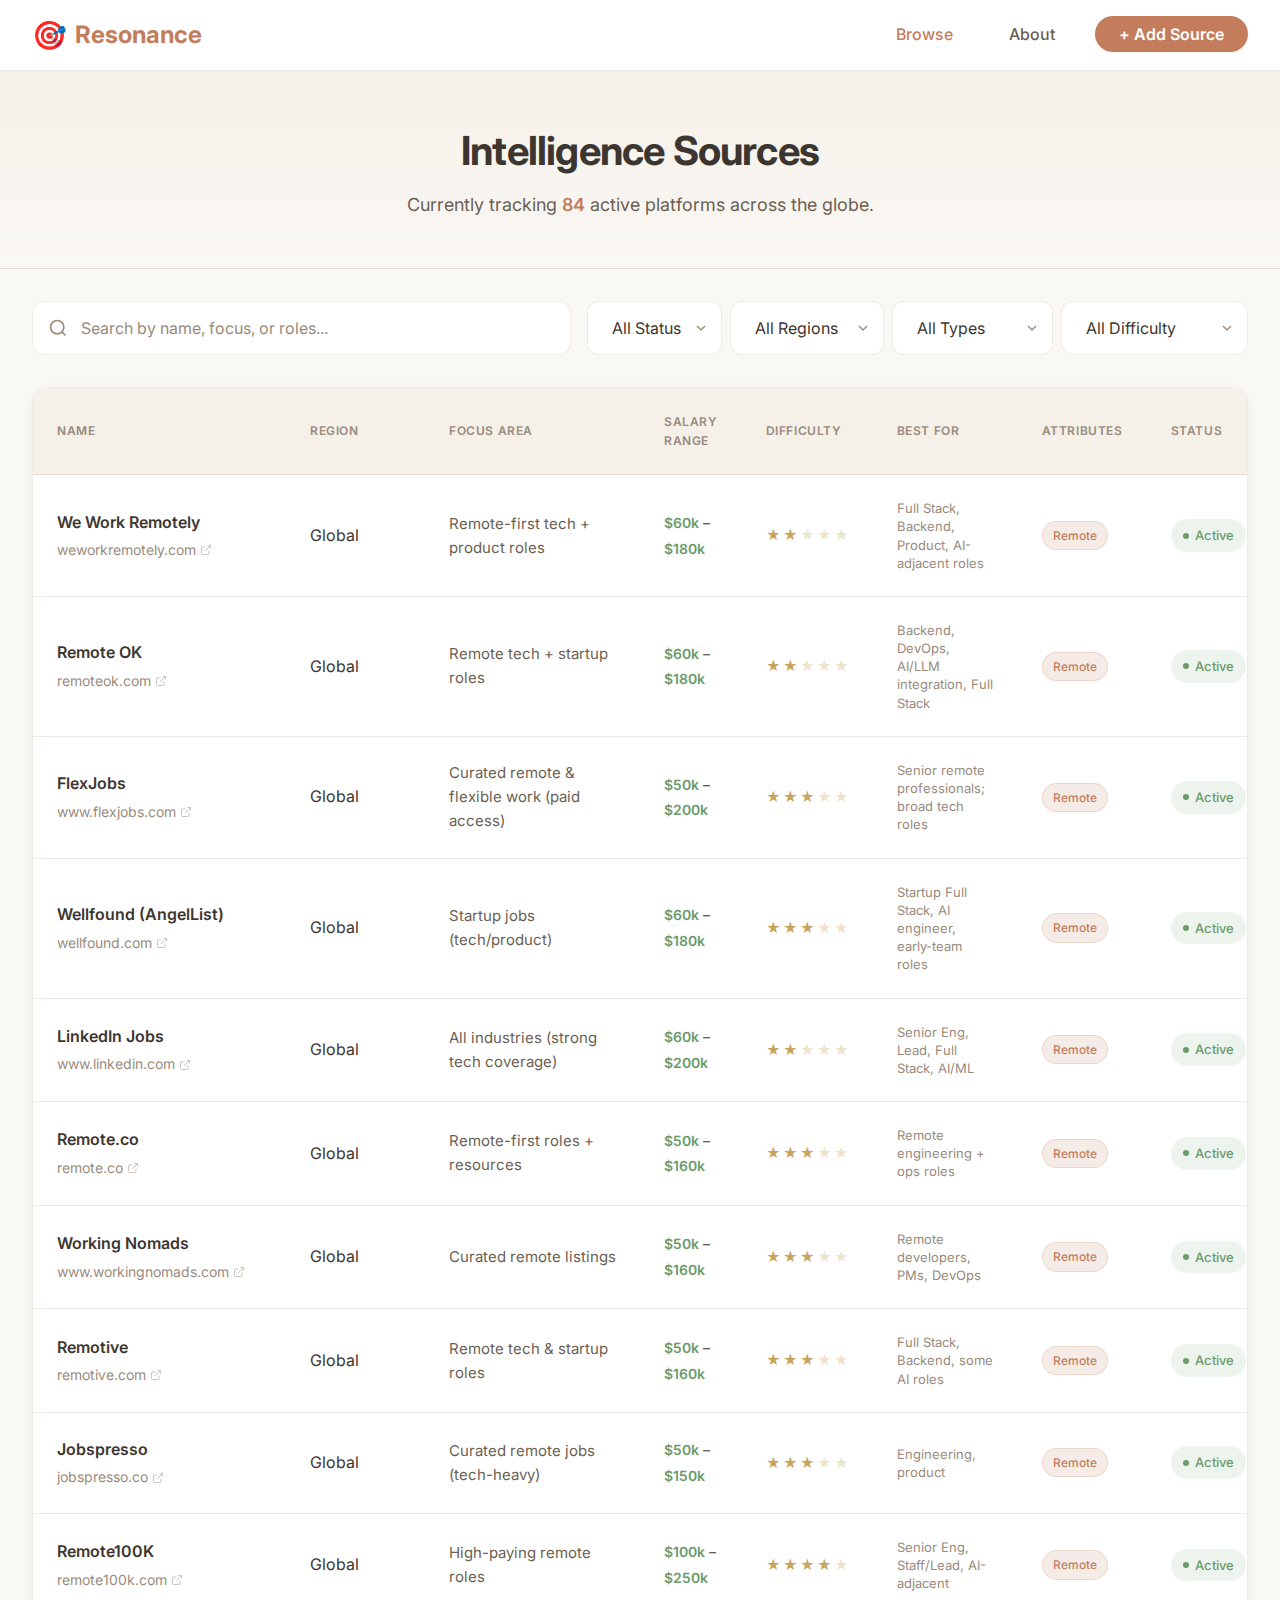
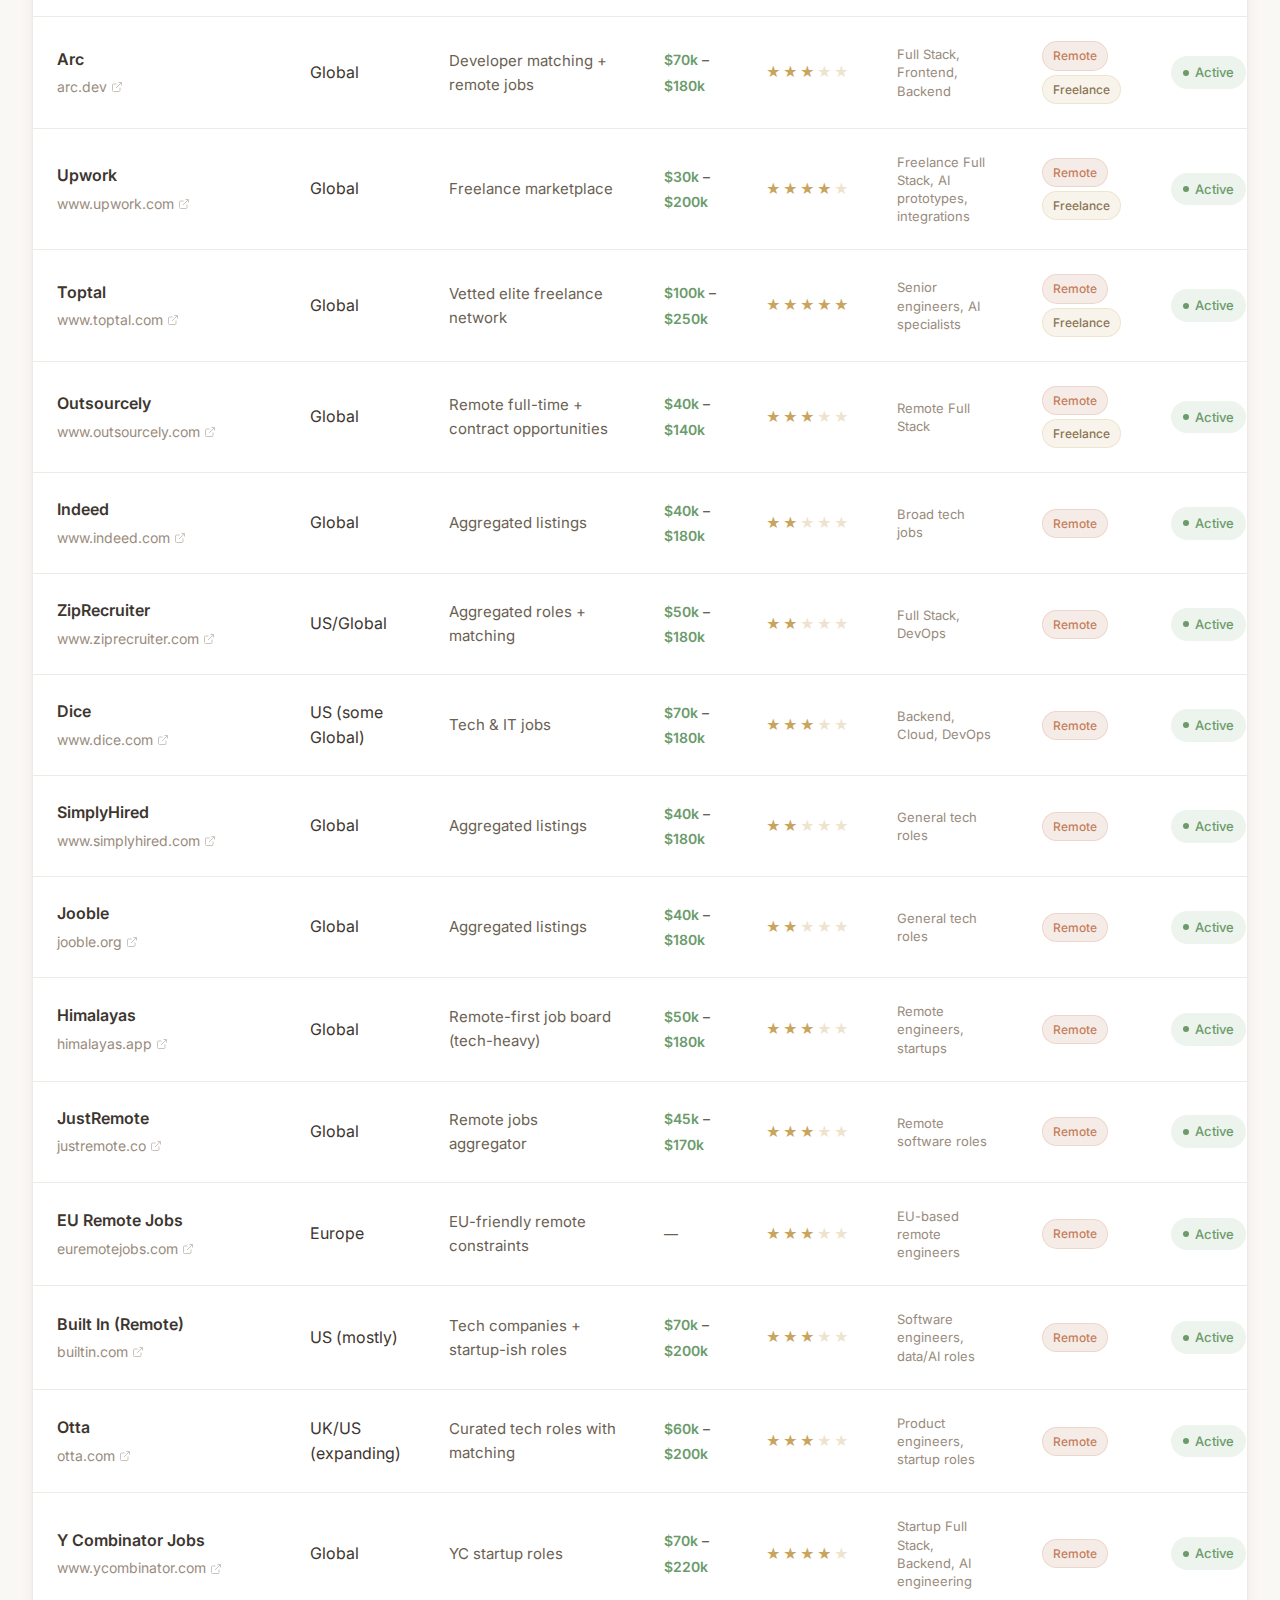
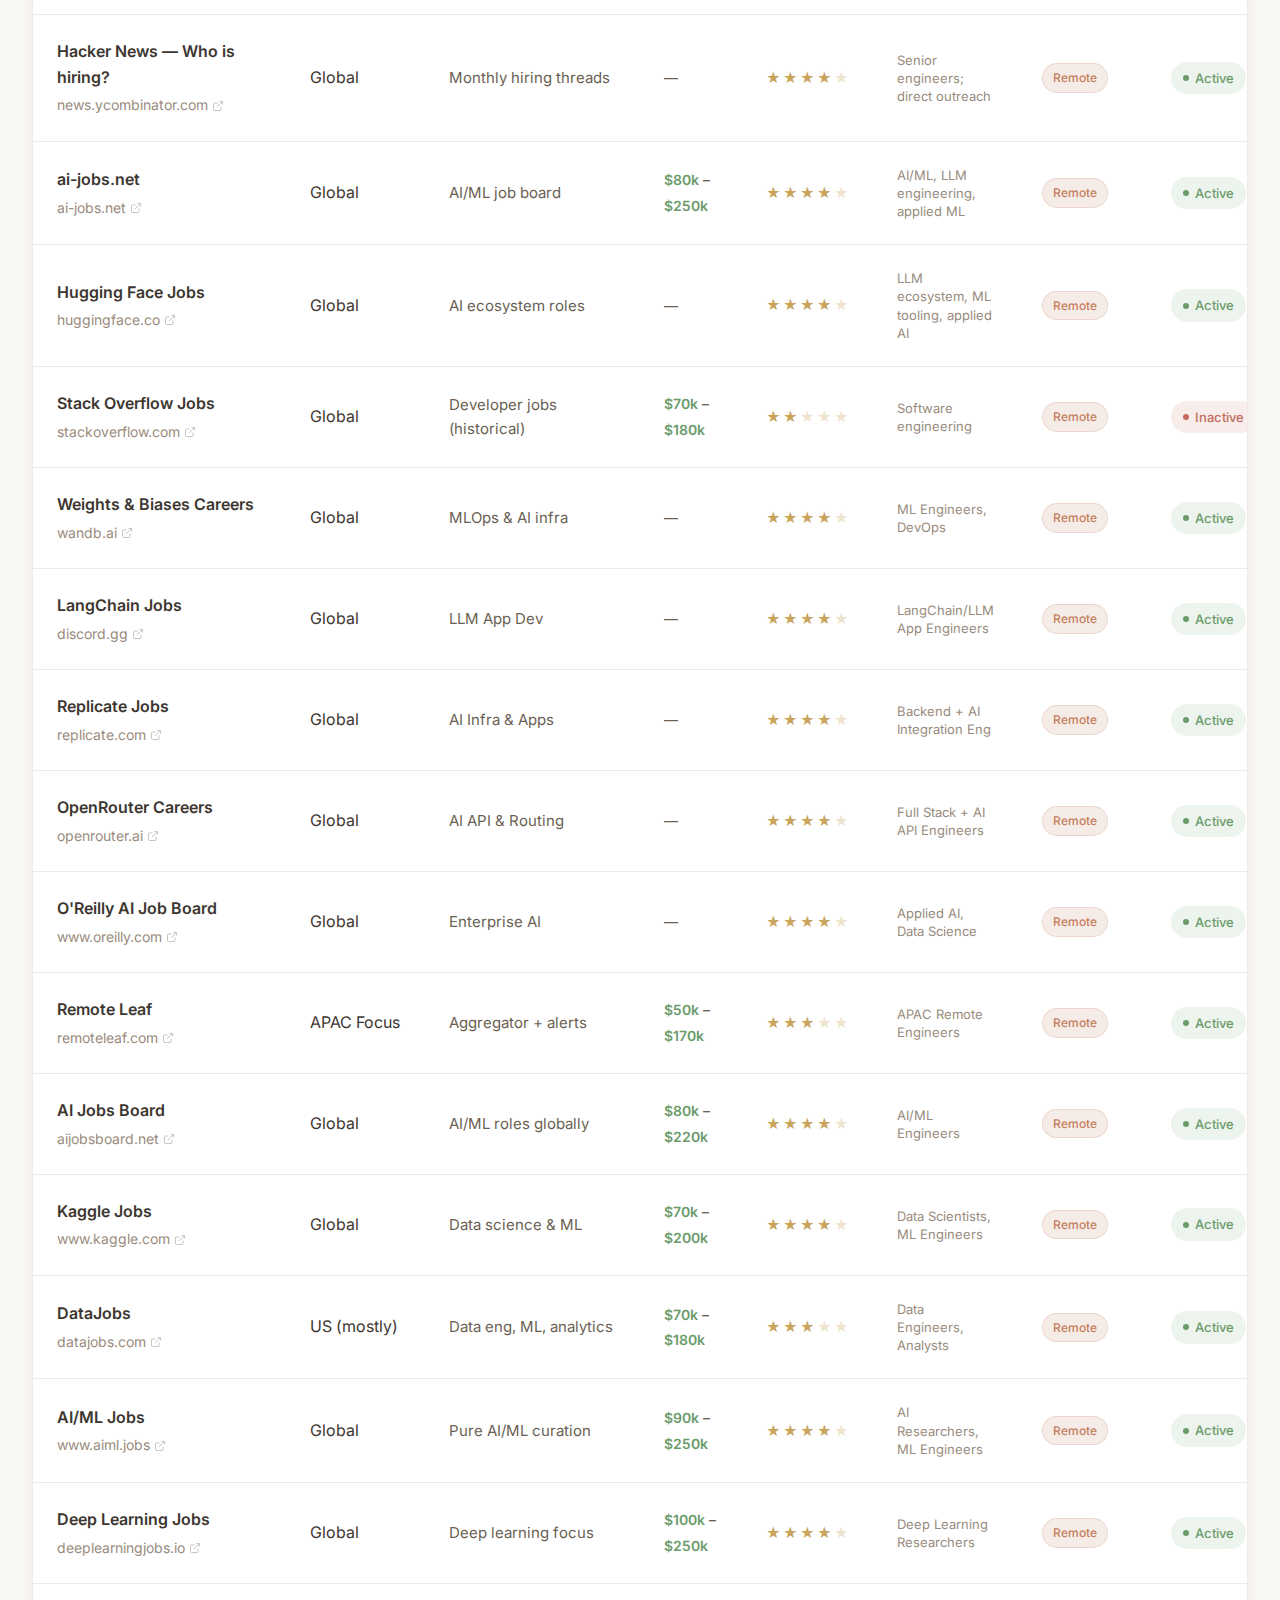
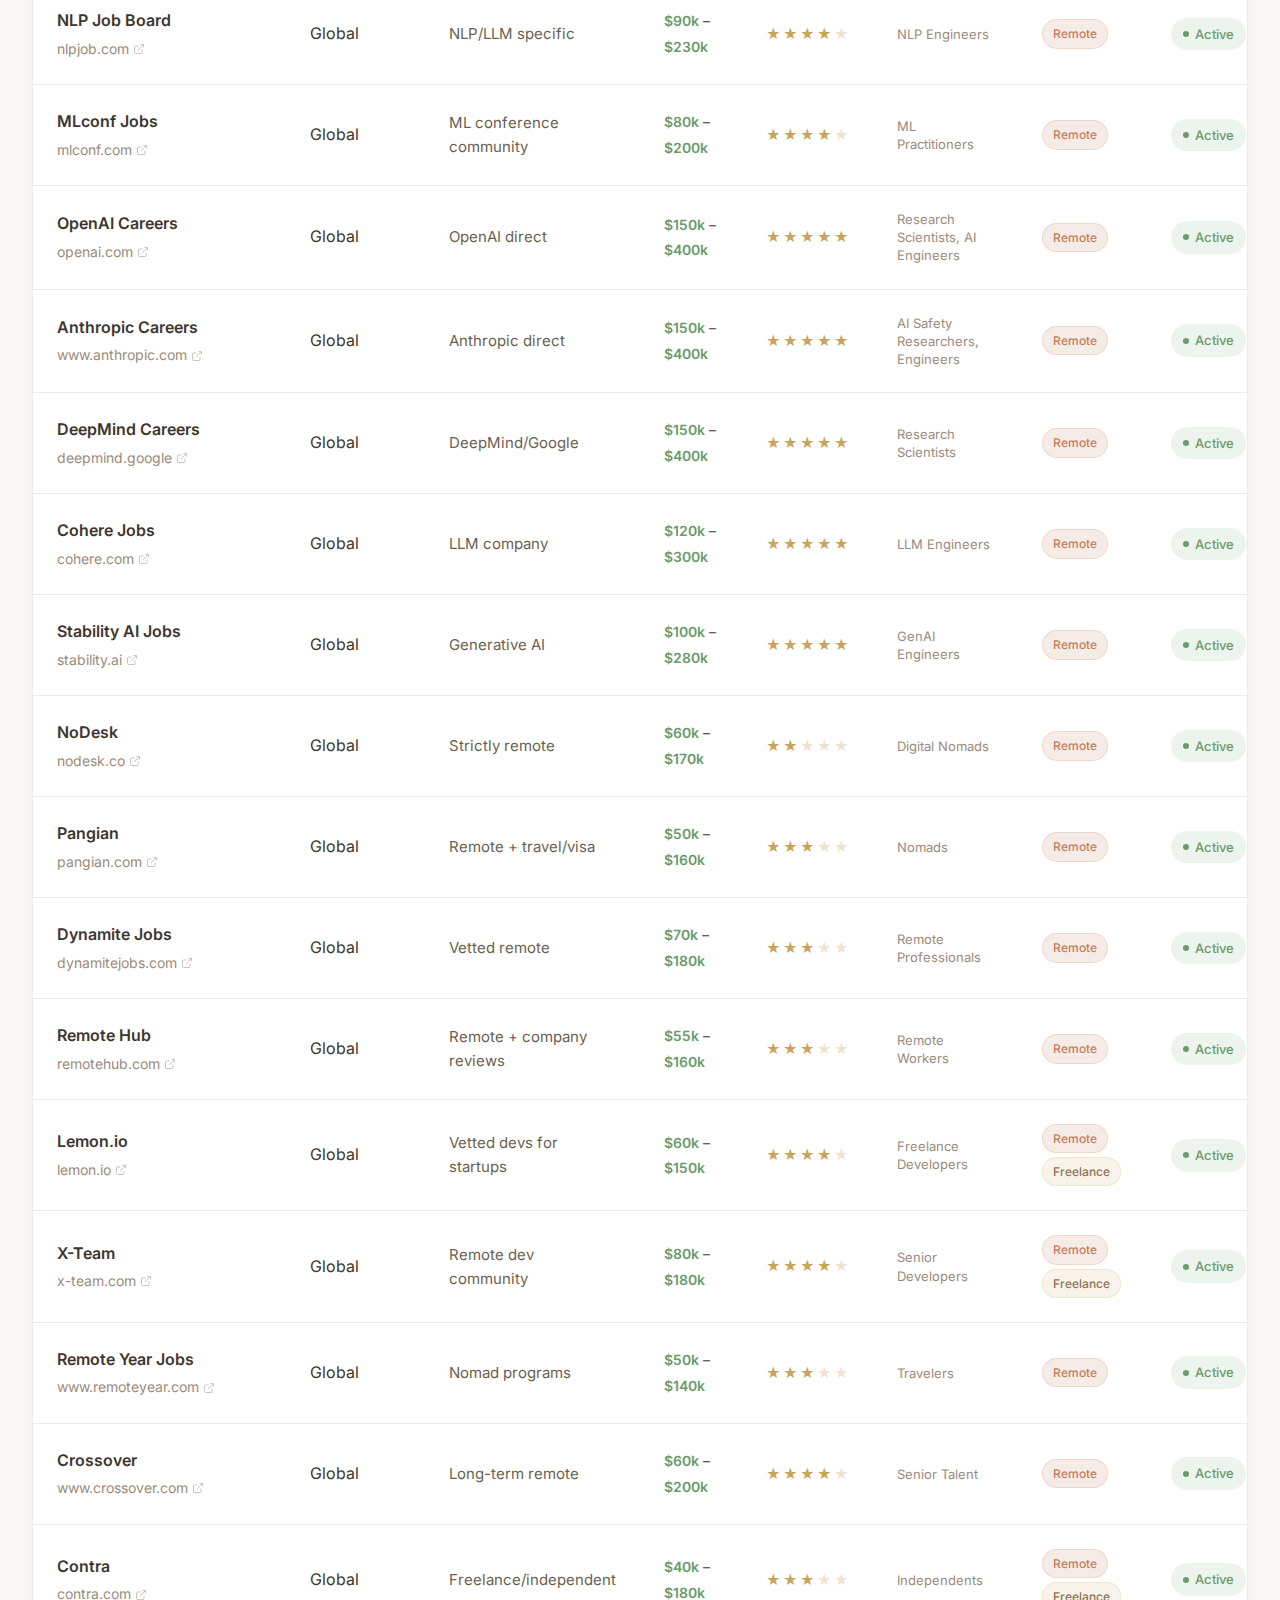
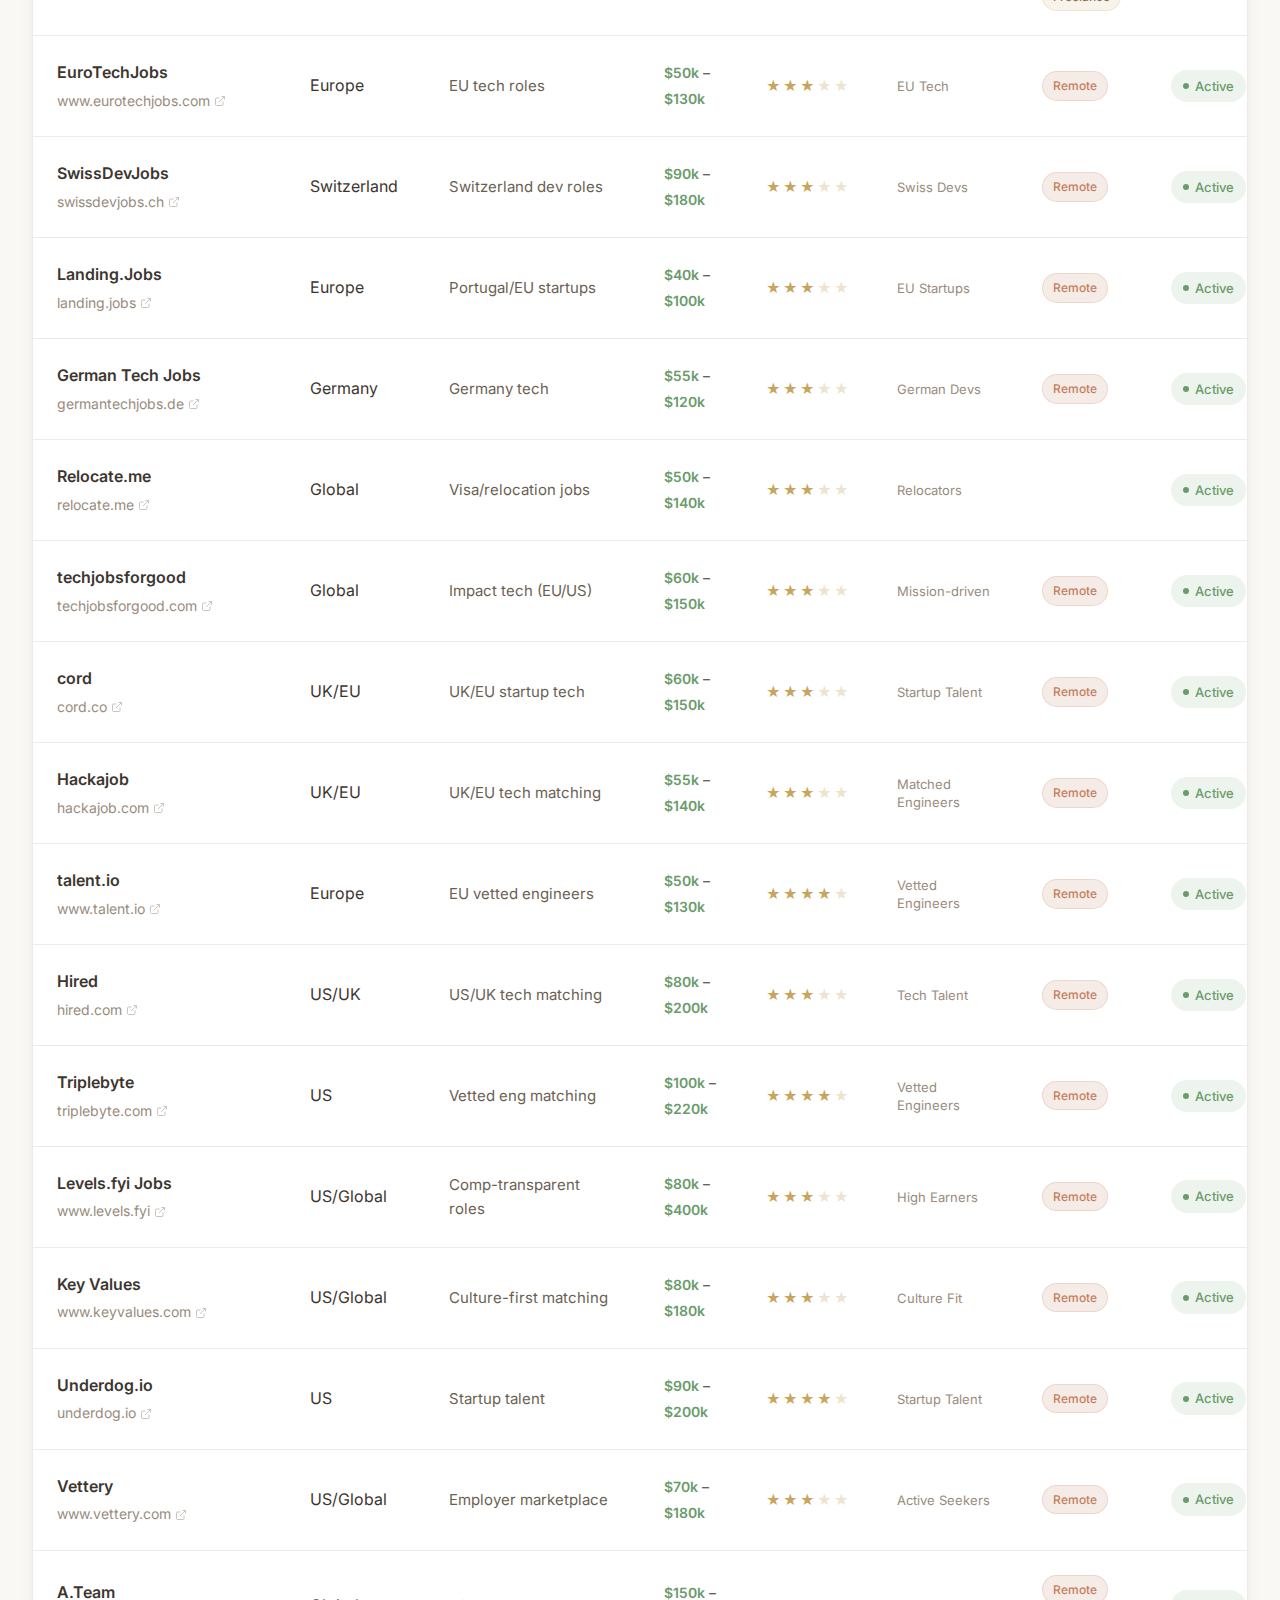
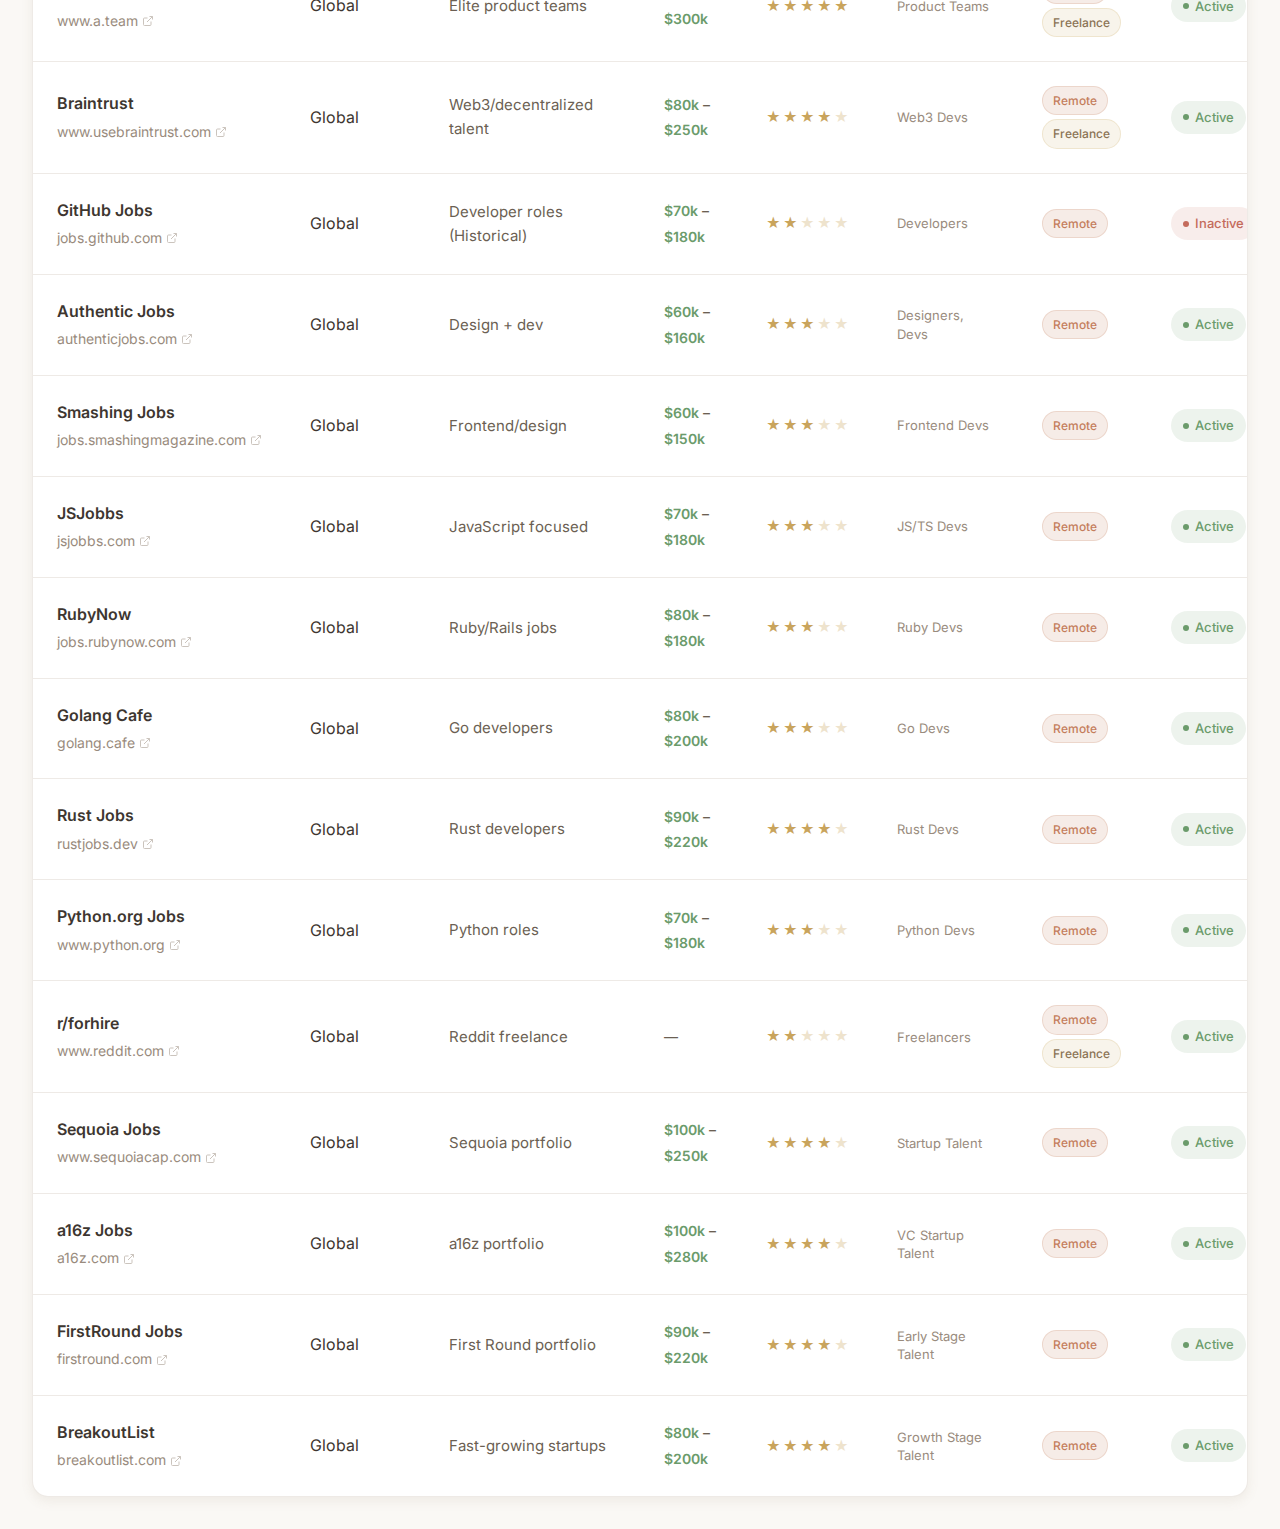
<file: jobfusion/index.html>
<!DOCTYPE html>
<html lang="en">

<head>
    <meta charset="UTF-8">
    <meta name="viewport" content="width=device-width, initial-scale=1.0">
    <title>Resonance — Intelligence Sources</title>
    <meta name="description"
        content="Where your skills and passions resonate. Track and analyze job intelligence sources across 80+ platforms worldwide.">
    <link rel="preconnect" href="https://fonts.googleapis.com">
    <link rel="preconnect" href="https://fonts.gstatic.com" crossorigin>
    <link href="https://fonts.googleapis.com/css2?family=Inter:wght@300;400;500;600;700&display=swap" rel="stylesheet">
    <link rel="stylesheet" href="styles.css">
</head>

<body>
    <!-- Navigation -->
    <nav class="navbar">
        <div class="nav-container">
            <a href="#" class="logo">
                <span class="logo-icon">🎯</span>
                <span class="logo-text">Resonance</span>
            </a>
            <ul class="nav-links">
                <li><a href="#" class="nav-link active">Browse</a></li>
                <li><a href="#about" class="nav-link">About</a></li>
                <li><a href="#" class="nav-link btn-add" id="addSourceBtn">+ Add Source</a></li>
            </ul>
        </div>
    </nav>

    <!-- Hero Section -->
    <header class="hero">
        <div class="hero-content">
            <h1>Intelligence Sources</h1>
            <p class="hero-subtitle">Currently tracking <span class="highlight" id="activeCount">86</span> active
                platforms across the globe.</p>
        </div>
    </header>

    <!-- Main Content -->
    <main class="main-container">
        <!-- Search & Filters -->
        <div class="controls">
            <div class="search-box">
                <svg class="search-icon" viewBox="0 0 24 24" fill="none" stroke="currentColor" stroke-width="2">
                    <circle cx="11" cy="11" r="8"></circle>
                    <path d="m21 21-4.35-4.35"></path>
                </svg>
                <input type="text" id="searchInput" placeholder="Search by name, focus, or roles..."
                    class="search-input">
            </div>
            <div class="filter-group">
                <select id="statusFilter" class="filter-select">
                    <option value="all">All Status</option>
                    <option value="active">Active</option>
                    <option value="inactive">Inactive</option>
                </select>
                <select id="regionFilter" class="filter-select">
                    <option value="all">All Regions</option>
                    <option value="Global">Global</option>
                    <option value="US">US</option>
                    <option value="Europe">Europe</option>
                    <option value="UK">UK</option>
                    <option value="Germany">Germany</option>
                    <option value="Switzerland">Switzerland</option>
                    <option value="APAC">APAC</option>
                </select>
                <select id="attributeFilter" class="filter-select">
                    <option value="all">All Types</option>
                    <option value="remote">Remote Only</option>
                    <option value="freelance">Freelance</option>
                </select>
                <select id="difficultyFilter" class="filter-select">
                    <option value="all">All Difficulty</option>
                    <option value="2">★★ Easy</option>
                    <option value="3">★★★ Medium</option>
                    <option value="4">★★★★ Hard</option>
                    <option value="5">★★★★★ Elite</option>
                </select>
            </div>
        </div>

        <!-- Data Table -->
        <div class="table-container">
            <table class="data-table">
                <thead>
                    <tr>
                        <th>Name</th>
                        <th>Region</th>
                        <th>Focus Area</th>
                        <th>Salary Range</th>
                        <th>Difficulty</th>
                        <th>Best For</th>
                        <th>Attributes</th>
                        <th>Status</th>
                        <th>Actions</th>
                    </tr>
                </thead>
                <tbody id="tableBody">
                    <!-- Data will be injected here -->
                </tbody>
            </table>
        </div>

        <!-- Empty State -->
        <div class="empty-state" id="emptyState" style="display: none;">
            <svg viewBox="0 0 24 24" fill="none" stroke="currentColor" stroke-width="1.5">
                <path d="M21 21l-6-6m2-5a7 7 0 11-14 0 7 7 0 0114 0z"></path>
            </svg>
            <h3>No sources found</h3>
            <p>Try adjusting your search or filter criteria.</p>
        </div>
    </main>

    <!-- Add/Edit Modal -->
    <div class="modal-overlay" id="modalOverlay">
        <div class="modal">
            <div class="modal-header">
                <h2 id="modalTitle">Add New Source</h2>
                <button class="modal-close" id="modalClose">&times;</button>
            </div>
            <form id="sourceForm" class="modal-form">
                <div class="form-group">
                    <label for="sourceName">Source Name</label>
                    <input type="text" id="sourceName" required placeholder="e.g., RemoteOK">
                </div>
                <div class="form-group">
                    <label for="sourceUrl">Website URL</label>
                    <input type="url" id="sourceUrl" required placeholder="https://example.com">
                </div>
                <div class="form-row">
                    <div class="form-group">
                        <label for="sourceRegion">Region</label>
                        <select id="sourceRegion" required>
                            <option value="Global">Global</option>
                            <option value="US">US</option>
                            <option value="US (mostly)">US (mostly)</option>
                            <option value="US/UK">US/UK</option>
                            <option value="US/Global">US/Global</option>
                            <option value="UK/US (expanding)">UK/US (expanding)</option>
                            <option value="UK/EU">UK/EU</option>
                            <option value="Europe">Europe</option>
                            <option value="Germany">Germany</option>
                            <option value="Switzerland">Switzerland</option>
                            <option value="APAC Focus">APAC Focus</option>
                        </select>
                    </div>
                    <div class="form-group">
                        <label for="sourceStatus">Status</label>
                        <select id="sourceStatus" required>
                            <option value="active">Active</option>
                            <option value="inactive">Inactive</option>
                        </select>
                    </div>
                </div>
                <div class="form-group">
                    <label for="sourceFocus">Focus Area</label>
                    <input type="text" id="sourceFocus" required placeholder="e.g., AI/ML roles globally">
                </div>
                <div class="form-group">
                    <label for="sourceBestFor">Best For Roles</label>
                    <input type="text" id="sourceBestFor" placeholder="e.g., Full Stack, Backend, AI Engineers">
                </div>
                <div class="form-row-3">
                    <div class="form-group">
                        <label for="sourceSalaryMin">Min Salary ($)</label>
                        <input type="number" id="sourceSalaryMin" placeholder="60000">
                    </div>
                    <div class="form-group">
                        <label for="sourceSalaryMax">Max Salary ($)</label>
                        <input type="number" id="sourceSalaryMax" placeholder="200000">
                    </div>
                    <div class="form-group">
                        <label for="sourceDifficulty">Difficulty</label>
                        <select id="sourceDifficulty">
                            <option value="2">★★ Easy</option>
                            <option value="3" selected>★★★ Medium</option>
                            <option value="4">★★★★ Hard</option>
                            <option value="5">★★★★★ Elite</option>
                        </select>
                    </div>
                </div>
                <div class="form-group">
                    <label>Attributes</label>
                    <div class="checkbox-group">
                        <label class="checkbox-label">
                            <input type="checkbox" id="attrRemote" checked>
                            <span>Remote</span>
                        </label>
                        <label class="checkbox-label">
                            <input type="checkbox" id="attrFreelance">
                            <span>Freelance</span>
                        </label>
                    </div>
                </div>
                <div class="form-group">
                    <label for="sourceNotes">Notes (Optional)</label>
                    <input type="text" id="sourceNotes" placeholder="Any special notes about this source...">
                </div>
                <div class="form-actions">
                    <button type="button" class="btn btn-secondary" id="cancelBtn">Cancel</button>
                    <button type="submit" class="btn btn-primary">Save Source</button>
                </div>
            </form>
        </div>
    </div>

    <!-- Delete Confirmation Modal -->
    <div class="modal-overlay" id="deleteModalOverlay">
        <div class="modal modal-small">
            <div class="modal-header">
                <h2>Delete Source</h2>
                <button class="modal-close" id="deleteModalClose">&times;</button>
            </div>
            <div class="modal-body">
                <p>Are you sure you want to delete <strong id="deleteSourceName"></strong>?</p>
                <p class="text-muted">This action cannot be undone.</p>
            </div>
            <div class="form-actions">
                <button type="button" class="btn btn-secondary" id="deleteCancelBtn">Cancel</button>
                <button type="button" class="btn btn-danger" id="deleteConfirmBtn">Delete</button>
            </div>
        </div>
    </div>

    <!-- Toast Notification -->
    <div class="toast" id="toast">
        <span class="toast-message" id="toastMessage"></span>
    </div>

    <script src="data.js"></script>
    <script src="app.js"></script>
</body>

</html>
</file>
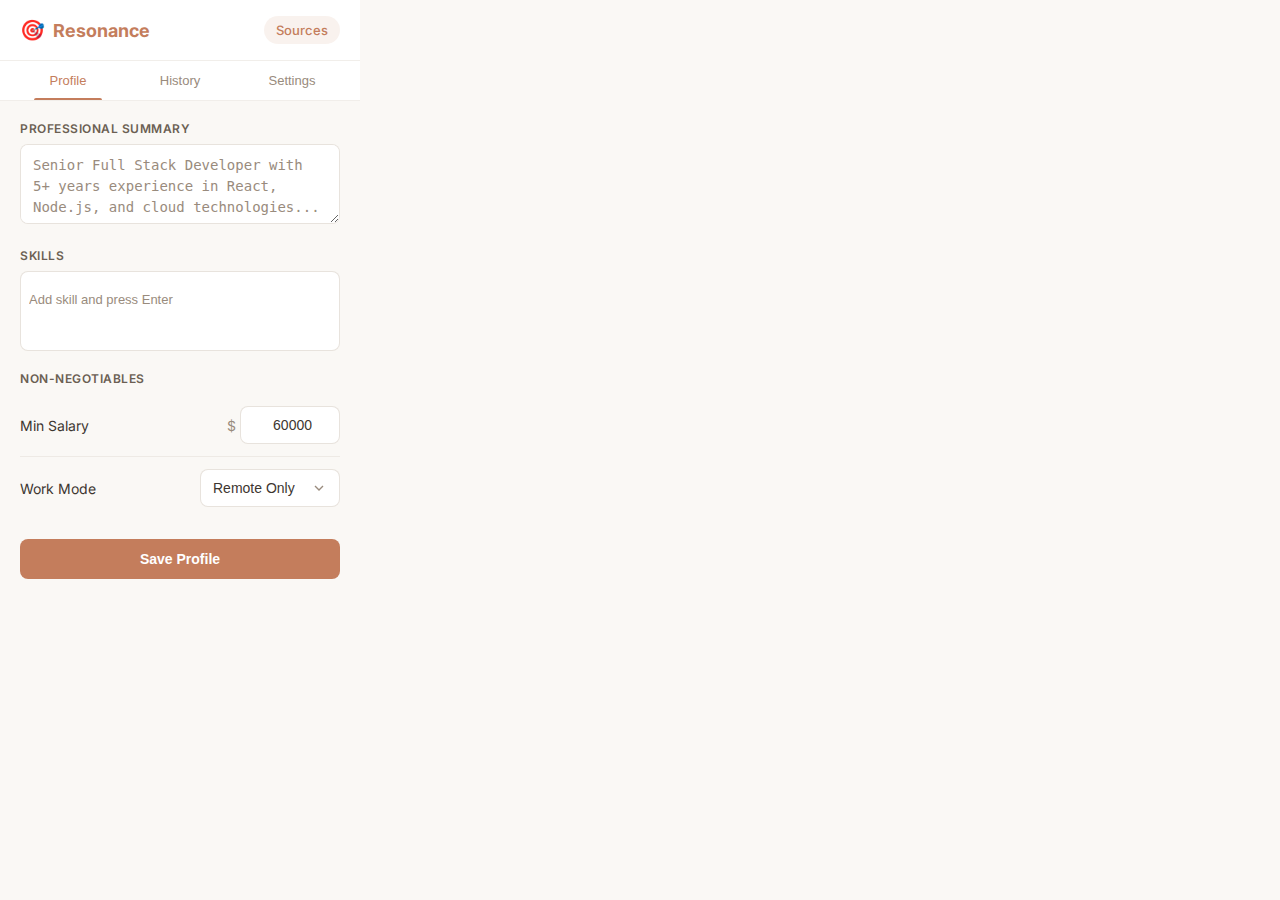
<file: jobfusion/popup.html>
<!DOCTYPE html>
<html lang="en">

<head>
    <meta charset="UTF-8">
    <meta name="viewport" content="width=device-width, initial-scale=1.0">
    <title>Resonance</title>
    <link rel="preconnect" href="https://fonts.googleapis.com">
    <link rel="preconnect" href="https://fonts.gstatic.com" crossorigin>
    <link href="https://fonts.googleapis.com/css2?family=Inter:wght@400;500;600;700&display=swap" rel="stylesheet">
    <link rel="stylesheet" href="popup.css">
</head>

<body>
    <div class="popup-container">
        <!-- Header -->
        <header class="popup-header">
            <div class="logo">
                <span class="logo-icon">🎯</span>
                <span class="logo-text">Resonance</span>
            </div>
            <a href="index.html" target="_blank" class="sources-link">Sources</a>
        </header>

        <!-- Tabs -->
        <nav class="tabs">
            <button class="tab active" data-tab="profile">Profile</button>
            <button class="tab" data-tab="history">History</button>
            <button class="tab" data-tab="settings">Settings</button>
        </nav>

        <!-- Profile Tab -->
        <div class="tab-content active" id="profile-tab">
            <div class="section">
                <label class="label">Professional Summary</label>
                <textarea id="profileSummary" class="input textarea"
                    placeholder="Senior Full Stack Developer with 5+ years experience in React, Node.js, and cloud technologies..."></textarea>
            </div>

            <div class="section">
                <label class="label">Skills</label>
                <div class="tag-input-container">
                    <div class="tags" id="skillsTags"></div>
                    <input type="text" id="skillsInput" class="input" placeholder="Add skill and press Enter">
                </div>
            </div>

            <div class="section">
                <label class="label">Non-Negotiables</label>
                <div class="preference-row">
                    <label class="pref-label">Min Salary</label>
                    <div class="salary-input">
                        <span class="currency">$</span>
                        <input type="number" id="minSalary" class="input" value="60000" step="5000">
                    </div>
                </div>
                <div class="preference-row">
                    <label class="pref-label">Work Mode</label>
                    <select id="workMode" class="input select">
                        <option value="remote">Remote Only</option>
                        <option value="hybrid">Hybrid OK</option>
                        <option value="any">Any</option>
                    </select>
                </div>
            </div>

            <button id="saveProfile" class="btn btn-primary">Save Profile</button>
        </div>

        <!-- History Tab -->
        <div class="tab-content" id="history-tab">
            <div class="history-list" id="historyList">
                <div class="empty-state">
                    <p>No jobs analyzed yet.</p>
                    <p class="small">Visit a job posting page to start!</p>
                </div>
            </div>
        </div>

        <!-- Settings Tab -->
        <div class="tab-content" id="settings-tab">
            <div class="section">
                <div class="setting-row">
                    <div>
                        <div class="setting-label">Auto-analyze</div>
                        <div class="setting-desc">Automatically analyze job pages</div>
                    </div>
                    <label class="toggle">
                        <input type="checkbox" id="autoAnalyze" checked>
                        <span class="slider"></span>
                    </label>
                </div>
            </div>

            <div class="section">
                <button id="clearHistory" class="btn btn-secondary">Clear History</button>
                <button id="clearData" class="btn btn-danger">Clear All Data</button>
            </div>

            <div class="version">
                Resonance v1.0.0
            </div>
        </div>
    </div>

    <script src="popup.js"></script>
</body>

</html>
</file>
<file: jobfusion/styles.css>
/* ============================================
   Resonance - Warm Beige/Cream Theme
   A Career Guardian Chrome Extension
   ============================================ */

:root {
    /* Warm Color Palette */
    --color-primary: #c47d5c;
    --color-primary-dark: #a66a4e;
    --color-primary-light: #d99a7d;
    --color-primary-glow: rgba(196, 125, 92, 0.15);

    --color-accent: #8b7355;
    --color-accent-light: #a68b6a;

    /* Status Colors */
    --color-success: #6b9b6b;
    --color-success-light: rgba(107, 155, 107, 0.12);
    --color-warning: #c9a45c;
    --color-warning-light: rgba(201, 164, 92, 0.12);
    --color-danger: #c46b5c;
    --color-danger-light: rgba(196, 107, 92, 0.12);

    /* Cream/Beige Background Palette */
    --color-bg: #faf8f5;
    --color-bg-warm: #f5f0e8;
    --color-bg-secondary: #efe9df;
    --color-surface: #ffffff;
    --color-surface-hover: #faf6f1;
    --color-border: rgba(139, 115, 85, 0.15);
    --color-border-strong: rgba(139, 115, 85, 0.25);

    /* Text Colors */
    --color-text-primary: #3d3630;
    --color-text-secondary: #6b5f53;
    --color-text-muted: #998b7d;

    /* Shadows */
    --shadow-sm: 0 1px 3px rgba(139, 115, 85, 0.08);
    --shadow-md: 0 4px 12px rgba(139, 115, 85, 0.1);
    --shadow-lg: 0 8px 24px rgba(139, 115, 85, 0.12);

    /* Typography */
    --font-family: 'Inter', -apple-system, BlinkMacSystemFont, 'Segoe UI', sans-serif;

    /* Spacing */
    --spacing-xs: 0.25rem;
    --spacing-sm: 0.5rem;
    --spacing-md: 1rem;
    --spacing-lg: 1.5rem;
    --spacing-xl: 2rem;
    --spacing-2xl: 3rem;

    /* Border Radius */
    --radius-sm: 0.375rem;
    --radius-md: 0.5rem;
    --radius-lg: 0.75rem;
    --radius-xl: 1rem;
    --radius-full: 9999px;

    /* Transitions */
    --transition-fast: 150ms ease;
    --transition-base: 200ms ease;
    --transition-slow: 300ms ease;
}

/* ============================================
   Reset & Base Styles
   ============================================ */

*,
*::before,
*::after {
    box-sizing: border-box;
    margin: 0;
    padding: 0;
}

html {
    font-size: 16px;
    scroll-behavior: smooth;
}

body {
    font-family: var(--font-family);
    background-color: var(--color-bg);
    color: var(--color-text-primary);
    line-height: 1.6;
    min-height: 100vh;
    -webkit-font-smoothing: antialiased;
    -moz-osx-font-smoothing: grayscale;
}

a {
    text-decoration: none;
    color: inherit;
}

button {
    font-family: inherit;
    cursor: pointer;
    border: none;
    background: none;
}

input,
select,
textarea {
    font-family: inherit;
    font-size: 1rem;
}

/* ============================================
   Navigation
   ============================================ */

.navbar {
    background: var(--color-surface);
    border-bottom: 1px solid var(--color-border);
    box-shadow: var(--shadow-sm);
}

.nav-container {
    max-width: 1400px;
    margin: 0 auto;
    padding: 0 var(--spacing-xl);
    height: 70px;
    display: flex;
    align-items: center;
    justify-content: space-between;
}

.logo {
    display: flex;
    align-items: center;
    gap: var(--spacing-sm);
    font-size: 1.5rem;
    font-weight: 700;
}

.logo-icon {
    font-size: 1.75rem;
}

.logo-text {
    color: var(--color-primary);
    font-weight: 700;
}

.nav-links {
    display: flex;
    align-items: center;
    gap: var(--spacing-lg);
    list-style: none;
}

.nav-link {
    font-weight: 500;
    color: var(--color-text-secondary);
    padding: var(--spacing-sm) var(--spacing-md);
    border-radius: var(--radius-md);
    transition: all var(--transition-fast);
}

.nav-link:hover {
    color: var(--color-text-primary);
    background: var(--color-bg-warm);
}

.nav-link.active {
    color: var(--color-primary);
}

.nav-link.btn-add {
    background: var(--color-primary);
    color: white;
    padding: var(--spacing-sm) var(--spacing-lg);
    border-radius: var(--radius-full);
    font-weight: 600;
    transition: all var(--transition-base);
    box-shadow: var(--shadow-sm);
}

.nav-link.btn-add:hover {
    background: var(--color-primary-dark);
    transform: translateY(-1px);
    box-shadow: var(--shadow-md);
}

/* ============================================
   Hero Section
   ============================================ */

.hero {
    background: linear-gradient(180deg, var(--color-bg-warm) 0%, var(--color-bg) 100%);
    padding: var(--spacing-2xl) 0;
    text-align: center;
    border-bottom: 1px solid var(--color-border);
}

.hero-content {
    max-width: 1400px;
    margin: 0 auto;
    padding: 0 var(--spacing-xl);
}

.hero h1 {
    font-size: 2.5rem;
    font-weight: 700;
    color: var(--color-text-primary);
    letter-spacing: -0.02em;
    margin-bottom: var(--spacing-sm);
}

.hero-subtitle {
    font-size: 1.125rem;
    color: var(--color-text-secondary);
}

.highlight {
    color: var(--color-primary);
    font-weight: 600;
}

/* ============================================
   Main Container
   ============================================ */

.main-container {
    max-width: 1400px;
    margin: 0 auto;
    padding: var(--spacing-xl);
}

/* ============================================
   Controls (Search & Filters)
   ============================================ */

.controls {
    display: flex;
    flex-wrap: wrap;
    gap: var(--spacing-md);
    margin-bottom: var(--spacing-xl);
    align-items: center;
}

.search-box {
    position: relative;
    flex: 1;
    min-width: 250px;
}

.search-icon {
    position: absolute;
    left: var(--spacing-md);
    top: 50%;
    transform: translateY(-50%);
    width: 20px;
    height: 20px;
    color: var(--color-text-muted);
    pointer-events: none;
}

.search-input {
    width: 100%;
    padding: var(--spacing-md) var(--spacing-md) var(--spacing-md) 48px;
    background: var(--color-surface);
    border: 1px solid var(--color-border);
    border-radius: var(--radius-lg);
    color: var(--color-text-primary);
    transition: all var(--transition-fast);
}

.search-input::placeholder {
    color: var(--color-text-muted);
}

.search-input:focus {
    outline: none;
    border-color: var(--color-primary);
    box-shadow: 0 0 0 3px var(--color-primary-glow);
}

.filter-group {
    display: flex;
    gap: var(--spacing-sm);
    flex-wrap: wrap;
}

.filter-select {
    padding: var(--spacing-md) var(--spacing-lg);
    padding-right: 2.5rem;
    background: var(--color-surface);
    border: 1px solid var(--color-border);
    border-radius: var(--radius-lg);
    color: var(--color-text-primary);
    cursor: pointer;
    appearance: none;
    background-image: url("data:image/svg+xml,%3Csvg xmlns='http://www.w3.org/2000/svg' width='16' height='16' viewBox='0 0 24 24' fill='none' stroke='%23998b7d' stroke-width='2'%3E%3Cpath d='m6 9 6 6 6-6'/%3E%3C/svg%3E");
    background-repeat: no-repeat;
    background-position: right 12px center;
    transition: all var(--transition-fast);
}

.filter-select:focus {
    outline: none;
    border-color: var(--color-primary);
    box-shadow: 0 0 0 3px var(--color-primary-glow);
}

.filter-select:hover {
    border-color: var(--color-border-strong);
}

/* ============================================
   Data Table
   ============================================ */

.table-container {
    background: var(--color-surface);
    border-radius: var(--radius-xl);
    border: 1px solid var(--color-border);
    overflow: hidden;
    box-shadow: var(--shadow-md);
}

.data-table {
    width: 100%;
    border-collapse: collapse;
}

.data-table th {
    text-align: left;
    padding: var(--spacing-lg);
    font-size: 0.75rem;
    font-weight: 600;
    text-transform: uppercase;
    letter-spacing: 0.05em;
    color: var(--color-text-muted);
    background: var(--color-bg-warm);
    border-bottom: 1px solid var(--color-border);
}

.data-table td {
    padding: var(--spacing-lg);
    vertical-align: middle;
    border-bottom: 1px solid var(--color-border);
}

.data-table tbody tr {
    transition: background var(--transition-fast);
}

.data-table tbody tr:hover {
    background: var(--color-surface-hover);
}

.data-table tbody tr:last-child td {
    border-bottom: none;
}

/* Source Name Cell */
.source-name {
    display: flex;
    flex-direction: column;
    gap: 4px;
}

.source-name strong {
    font-weight: 600;
    color: var(--color-text-primary);
}

.source-url {
    display: inline-flex;
    align-items: center;
    gap: 4px;
    font-size: 0.875rem;
    color: var(--color-text-muted);
    transition: color var(--transition-fast);
}

.source-url:hover {
    color: var(--color-primary);
}

.external-icon {
    width: 12px;
    height: 12px;
    opacity: 0.5;
}

/* Focus Area Cell */
.focus-area {
    color: var(--color-text-secondary);
    font-size: 0.9375rem;
}

/* Salary Range */
.salary-range {
    font-size: 0.875rem;
    color: var(--color-text-secondary);
    font-weight: 500;
}

.salary-range .amount {
    color: var(--color-success);
    font-weight: 600;
}

/* Difficulty Stars */
.difficulty {
    display: flex;
    gap: 2px;
}

.difficulty-star {
    color: var(--color-warning);
    font-size: 0.875rem;
}

.difficulty-star.empty {
    opacity: 0.3;
}

/* Attribute Tags */
.attributes {
    display: flex;
    gap: var(--spacing-xs);
    flex-wrap: wrap;
}

.tag {
    display: inline-flex;
    align-items: center;
    padding: 4px 10px;
    font-size: 0.75rem;
    font-weight: 500;
    border-radius: var(--radius-full);
    background: var(--color-primary-glow);
    color: var(--color-primary);
    border: 1px solid rgba(196, 125, 92, 0.2);
}

.tag.freelance {
    background: rgba(201, 164, 92, 0.12);
    color: var(--color-accent);
    border-color: rgba(201, 164, 92, 0.2);
}

/* Status Badge */
.status-badge {
    display: inline-flex;
    align-items: center;
    gap: 6px;
    padding: 6px 12px;
    font-size: 0.8125rem;
    font-weight: 500;
    border-radius: var(--radius-full);
    text-transform: capitalize;
}

.status-badge.active {
    background: var(--color-success-light);
    color: var(--color-success);
}

.status-badge.inactive {
    background: var(--color-danger-light);
    color: var(--color-danger);
}

.status-dot {
    width: 6px;
    height: 6px;
    border-radius: 50%;
    background: currentColor;
}

/* Action Buttons */
.actions {
    display: flex;
    gap: var(--spacing-sm);
}

.action-btn {
    padding: 8px 14px;
    font-size: 0.8125rem;
    font-weight: 500;
    border-radius: var(--radius-md);
    transition: all var(--transition-fast);
}

.action-btn.edit {
    color: var(--color-primary);
    background: var(--color-primary-glow);
}

.action-btn.edit:hover {
    background: rgba(196, 125, 92, 0.2);
}

.action-btn.delete {
    color: var(--color-danger);
    background: var(--color-danger-light);
}

.action-btn.delete:hover {
    background: rgba(196, 107, 92, 0.2);
}

/* ============================================
   Empty State
   ============================================ */

.empty-state {
    text-align: center;
    padding: var(--spacing-2xl);
    color: var(--color-text-muted);
}

.empty-state svg {
    width: 64px;
    height: 64px;
    margin-bottom: var(--spacing-lg);
    opacity: 0.3;
}

.empty-state h3 {
    font-size: 1.25rem;
    color: var(--color-text-secondary);
    margin-bottom: var(--spacing-sm);
}

/* ============================================
   Modal
   ============================================ */

.modal-overlay {
    position: fixed;
    inset: 0;
    background: rgba(61, 54, 48, 0.4);
    backdrop-filter: blur(4px);
    display: flex;
    align-items: center;
    justify-content: center;
    z-index: 1000;
    opacity: 0;
    visibility: hidden;
    transition: all var(--transition-base);
}

.modal-overlay.active {
    opacity: 1;
    visibility: visible;
}

.modal {
    background: var(--color-surface);
    border: 1px solid var(--color-border);
    border-radius: var(--radius-xl);
    width: 100%;
    max-width: 560px;
    max-height: 90vh;
    overflow-y: auto;
    box-shadow: var(--shadow-lg);
    transform: scale(0.95) translateY(20px);
    transition: transform var(--transition-base);
}

.modal-overlay.active .modal {
    transform: scale(1) translateY(0);
}

.modal.modal-small {
    max-width: 400px;
}

.modal-header {
    display: flex;
    align-items: center;
    justify-content: space-between;
    padding: var(--spacing-lg) var(--spacing-xl);
    border-bottom: 1px solid var(--color-border);
    background: var(--color-bg-warm);
}

.modal-header h2 {
    font-size: 1.25rem;
    font-weight: 600;
    color: var(--color-text-primary);
}

.modal-close {
    width: 36px;
    height: 36px;
    display: flex;
    align-items: center;
    justify-content: center;
    font-size: 1.5rem;
    color: var(--color-text-muted);
    border-radius: var(--radius-md);
    transition: all var(--transition-fast);
}

.modal-close:hover {
    background: rgba(139, 115, 85, 0.1);
    color: var(--color-text-primary);
}

.modal-body {
    padding: var(--spacing-xl);
}

.modal-body p {
    color: var(--color-text-secondary);
    margin-bottom: var(--spacing-sm);
}

.text-muted {
    color: var(--color-text-muted) !important;
    font-size: 0.875rem;
}

/* ============================================
   Form Styles
   ============================================ */

.modal-form {
    padding: var(--spacing-xl);
}

.form-group {
    margin-bottom: var(--spacing-lg);
}

.form-group label {
    display: block;
    font-size: 0.875rem;
    font-weight: 500;
    color: var(--color-text-secondary);
    margin-bottom: var(--spacing-sm);
}

.form-group input,
.form-group select {
    width: 100%;
    padding: var(--spacing-md);
    background: var(--color-surface);
    border: 1px solid var(--color-border);
    border-radius: var(--radius-md);
    color: var(--color-text-primary);
    transition: all var(--transition-fast);
}

.form-group input::placeholder {
    color: var(--color-text-muted);
}

.form-group input:focus,
.form-group select:focus {
    outline: none;
    border-color: var(--color-primary);
    box-shadow: 0 0 0 3px var(--color-primary-glow);
}

.form-row {
    display: grid;
    grid-template-columns: 1fr 1fr;
    gap: var(--spacing-md);
}

.form-row-3 {
    display: grid;
    grid-template-columns: 1fr 1fr 1fr;
    gap: var(--spacing-md);
}

.checkbox-group {
    display: flex;
    gap: var(--spacing-lg);
}

.checkbox-label {
    display: flex;
    align-items: center;
    gap: var(--spacing-sm);
    cursor: pointer;
    color: var(--color-text-secondary);
}

.checkbox-label input[type="checkbox"] {
    width: 18px;
    height: 18px;
    accent-color: var(--color-primary);
    cursor: pointer;
}

.form-actions {
    display: flex;
    justify-content: flex-end;
    gap: var(--spacing-md);
    padding: var(--spacing-lg) var(--spacing-xl);
    border-top: 1px solid var(--color-border);
    background: var(--color-bg-warm);
}

/* ============================================
   Buttons
   ============================================ */

.btn {
    padding: var(--spacing-md) var(--spacing-xl);
    font-size: 0.9375rem;
    font-weight: 500;
    border-radius: var(--radius-md);
    transition: all var(--transition-fast);
}

.btn-primary {
    background: var(--color-primary);
    color: white;
    box-shadow: var(--shadow-sm);
}

.btn-primary:hover {
    background: var(--color-primary-dark);
    transform: translateY(-1px);
    box-shadow: var(--shadow-md);
}

.btn-secondary {
    background: var(--color-bg-secondary);
    color: var(--color-text-secondary);
    border: 1px solid var(--color-border);
}

.btn-secondary:hover {
    background: var(--color-bg-warm);
    color: var(--color-text-primary);
}

.btn-danger {
    background: var(--color-danger);
    color: white;
}

.btn-danger:hover {
    background: #b35a4d;
}

/* ============================================
   Toast Notification
   ============================================ */

.toast {
    position: fixed;
    bottom: var(--spacing-xl);
    left: 50%;
    transform: translateX(-50%) translateY(100px);
    background: var(--color-surface);
    border: 1px solid var(--color-border);
    padding: var(--spacing-md) var(--spacing-xl);
    border-radius: var(--radius-lg);
    box-shadow: var(--shadow-lg);
    z-index: 2000;
    opacity: 0;
    transition: all var(--transition-slow);
}

.toast.show {
    opacity: 1;
    transform: translateX(-50%) translateY(0);
}

.toast-message {
    color: var(--color-text-primary);
    font-weight: 500;
}

/* ============================================
   Best For Roles
   ============================================ */

.best-for {
    font-size: 0.8125rem;
    color: var(--color-text-muted);
    line-height: 1.4;
}

/* ============================================
   Responsive Design
   ============================================ */

@media (max-width: 1200px) {

    .data-table th:nth-child(4),
    .data-table td:nth-child(4) {
        display: none;
    }
}

@media (max-width: 1024px) {
    .nav-container {
        padding: 0 var(--spacing-md);
    }

    .main-container {
        padding: var(--spacing-md);
    }

    .data-table th:nth-child(5),
    .data-table td:nth-child(5) {
        display: none;
    }
}

@media (max-width: 768px) {
    .nav-links {
        gap: var(--spacing-sm);
    }

    .nav-link:not(.btn-add) {
        display: none;
    }

    .hero h1 {
        font-size: 1.75rem;
    }

    .controls {
        flex-direction: column;
        align-items: stretch;
    }

    .search-box {
        width: 100%;
    }

    .filter-group {
        justify-content: space-between;
    }

    .filter-select {
        flex: 1;
        min-width: 0;
    }

    .data-table th:nth-child(3),
    .data-table td:nth-child(3),
    .data-table th:nth-child(6),
    .data-table td:nth-child(6) {
        display: none;
    }

    .form-row,
    .form-row-3 {
        grid-template-columns: 1fr;
    }

    .modal {
        margin: var(--spacing-md);
        max-height: calc(100vh - 2rem);
    }
}

@media (max-width: 480px) {
    .logo-text {
        display: none;
    }

    .actions {
        flex-direction: column;
        gap: 4px;
    }

    .action-btn {
        padding: 6px 10px;
        font-size: 0.75rem;
    }
}

/* ============================================
   Animations
   ============================================ */

@keyframes fadeIn {
    from {
        opacity: 0;
        transform: translateY(10px);
    }

    to {
        opacity: 1;
        transform: translateY(0);
    }
}

.data-table tbody tr {
    animation: fadeIn var(--transition-slow) ease-out;
    animation-fill-mode: both;
}

.data-table tbody tr:nth-child(1) {
    animation-delay: 0.03s;
}

.data-table tbody tr:nth-child(2) {
    animation-delay: 0.06s;
}

.data-table tbody tr:nth-child(3) {
    animation-delay: 0.09s;
}

.data-table tbody tr:nth-child(4) {
    animation-delay: 0.12s;
}

.data-table tbody tr:nth-child(5) {
    animation-delay: 0.15s;
}

.data-table tbody tr:nth-child(n+6) {
    animation-delay: 0.18s;
}
</file>
<file: jobfusion/popup.css>
/* Resonance - Popup Styles
   Warm beige/cream theme */

* {
    box-sizing: border-box;
    margin: 0;
    padding: 0;
}

body {
    font-family: 'Inter', -apple-system, BlinkMacSystemFont, sans-serif;
    background: #faf8f5;
    color: #3d3630;
    width: 360px;
    min-height: 480px;
    -webkit-font-smoothing: antialiased;
}

.popup-container {
    display: flex;
    flex-direction: column;
    min-height: 100%;
}

/* Header */
.popup-header {
    display: flex;
    align-items: center;
    justify-content: space-between;
    padding: 16px 20px;
    background: #fff;
    border-bottom: 1px solid rgba(139, 115, 85, 0.12);
}

.logo {
    display: flex;
    align-items: center;
    gap: 8px;
}

.logo-icon {
    font-size: 20px;
}

.logo-text {
    font-size: 18px;
    font-weight: 700;
    color: #c47d5c;
}

.sources-link {
    font-size: 13px;
    font-weight: 500;
    color: #c47d5c;
    text-decoration: none;
    padding: 6px 12px;
    border-radius: 20px;
    background: rgba(196, 125, 92, 0.1);
    transition: all 0.15s ease;
}

.sources-link:hover {
    background: rgba(196, 125, 92, 0.2);
}

/* Tabs */
.tabs {
    display: flex;
    background: #fff;
    border-bottom: 1px solid rgba(139, 115, 85, 0.12);
    padding: 0 12px;
}

.tab {
    flex: 1;
    padding: 12px 0;
    font-size: 13px;
    font-weight: 500;
    color: #998b7d;
    background: none;
    border: none;
    cursor: pointer;
    position: relative;
    transition: all 0.15s ease;
}

.tab:hover {
    color: #6b5f53;
}

.tab.active {
    color: #c47d5c;
}

.tab.active::after {
    content: '';
    position: absolute;
    bottom: 0;
    left: 20%;
    right: 20%;
    height: 2px;
    background: #c47d5c;
    border-radius: 2px 2px 0 0;
}

/* Tab Content */
.tab-content {
    display: none;
    padding: 20px;
    flex: 1;
    overflow-y: auto;
}

.tab-content.active {
    display: block;
}

/* Section */
.section {
    margin-bottom: 20px;
}

/* Label */
.label {
    display: block;
    font-size: 12px;
    font-weight: 600;
    color: #6b5f53;
    margin-bottom: 8px;
    text-transform: uppercase;
    letter-spacing: 0.5px;
}

/* Inputs */
.input {
    width: 100%;
    padding: 10px 12px;
    font-size: 14px;
    color: #3d3630;
    background: #fff;
    border: 1px solid rgba(139, 115, 85, 0.2);
    border-radius: 8px;
    transition: all 0.15s ease;
}

.input:focus {
    outline: none;
    border-color: #c47d5c;
    box-shadow: 0 0 0 3px rgba(196, 125, 92, 0.1);
}

.input::placeholder {
    color: #998b7d;
}

.textarea {
    min-height: 80px;
    resize: vertical;
    line-height: 1.5;
}

.select {
    appearance: none;
    background-image: url("data:image/svg+xml,%3Csvg xmlns='http://www.w3.org/2000/svg' width='16' height='16' viewBox='0 0 24 24' fill='none' stroke='%23998b7d' stroke-width='2'%3E%3Cpath d='m6 9 6 6 6-6'/%3E%3C/svg%3E");
    background-repeat: no-repeat;
    background-position: right 12px center;
    padding-right: 36px;
    cursor: pointer;
}

/* Tag Input */
.tag-input-container {
    background: #fff;
    border: 1px solid rgba(139, 115, 85, 0.2);
    border-radius: 8px;
    padding: 8px;
    min-height: 80px;
}

.tags {
    display: flex;
    flex-wrap: wrap;
    gap: 6px;
    margin-bottom: 8px;
}

.skill-tag {
    display: inline-flex;
    align-items: center;
    gap: 4px;
    padding: 4px 10px;
    font-size: 12px;
    font-weight: 500;
    color: #c47d5c;
    background: rgba(196, 125, 92, 0.1);
    border-radius: 20px;
}

.skill-tag button {
    display: flex;
    align-items: center;
    justify-content: center;
    width: 14px;
    height: 14px;
    border: none;
    background: none;
    color: #c47d5c;
    cursor: pointer;
    font-size: 12px;
    opacity: 0.7;
    transition: opacity 0.15s;
}

.skill-tag button:hover {
    opacity: 1;
}

.tag-input-container .input {
    border: none;
    padding: 4px 0;
    font-size: 13px;
}

.tag-input-container .input:focus {
    box-shadow: none;
}

/* Preference Row */
.preference-row {
    display: flex;
    align-items: center;
    justify-content: space-between;
    padding: 12px 0;
    border-bottom: 1px solid rgba(139, 115, 85, 0.1);
}

.preference-row:last-child {
    border-bottom: none;
}

.pref-label {
    font-size: 14px;
    color: #3d3630;
}

.salary-input {
    display: flex;
    align-items: center;
    gap: 4px;
}

.salary-input .currency {
    font-size: 14px;
    color: #998b7d;
}

.salary-input .input {
    width: 100px;
    text-align: right;
}

.preference-row .select {
    width: 140px;
}

/* Buttons */
.btn {
    display: block;
    width: 100%;
    padding: 12px 16px;
    font-size: 14px;
    font-weight: 600;
    border: none;
    border-radius: 8px;
    cursor: pointer;
    transition: all 0.15s ease;
}

.btn-primary {
    background: #c47d5c;
    color: #fff;
}

.btn-primary:hover {
    background: #a66a4e;
}

.btn-secondary {
    background: #efe9df;
    color: #6b5f53;
    margin-bottom: 10px;
}

.btn-secondary:hover {
    background: #e5ddd1;
}

.btn-danger {
    background: rgba(196, 107, 92, 0.1);
    color: #c46b5c;
}

.btn-danger:hover {
    background: rgba(196, 107, 92, 0.2);
}

/* History List */
.history-list {
    display: flex;
    flex-direction: column;
    gap: 10px;
}

.history-item {
    padding: 12px;
    background: #fff;
    border: 1px solid rgba(139, 115, 85, 0.12);
    border-radius: 10px;
    transition: all 0.15s ease;
}

.history-item:hover {
    border-color: rgba(139, 115, 85, 0.25);
}

.history-header {
    display: flex;
    align-items: flex-start;
    justify-content: space-between;
    gap: 10px;
}

.history-title {
    font-size: 13px;
    font-weight: 600;
    color: #3d3630;
    line-height: 1.4;
    flex: 1;
}

.history-score {
    font-size: 14px;
    font-weight: 700;
    padding: 4px 10px;
    border-radius: 20px;
}

.history-score.high {
    background: rgba(107, 155, 107, 0.12);
    color: #6b9b6b;
}

.history-score.medium {
    background: rgba(201, 164, 92, 0.12);
    color: #a68b30;
}

.history-score.low {
    background: rgba(196, 107, 92, 0.12);
    color: #c46b5c;
}

.history-meta {
    display: flex;
    align-items: center;
    gap: 10px;
    margin-top: 8px;
    font-size: 12px;
    color: #998b7d;
}

.history-meta a {
    color: #c47d5c;
    text-decoration: none;
}

.history-meta a:hover {
    text-decoration: underline;
}

/* Empty State */
.empty-state {
    text-align: center;
    padding: 40px 20px;
    color: #998b7d;
}

.empty-state p {
    font-size: 14px;
    margin-bottom: 6px;
}

.empty-state .small {
    font-size: 12px;
}

/* Settings */
.setting-row {
    display: flex;
    align-items: center;
    justify-content: space-between;
    padding: 14px 0;
    border-bottom: 1px solid rgba(139, 115, 85, 0.1);
}

.setting-label {
    font-size: 14px;
    font-weight: 500;
    color: #3d3630;
}

.setting-desc {
    font-size: 12px;
    color: #998b7d;
    margin-top: 2px;
}

/* Toggle */
.toggle {
    position: relative;
    width: 44px;
    height: 24px;
    cursor: pointer;
}

.toggle input {
    opacity: 0;
    width: 0;
    height: 0;
}

.slider {
    position: absolute;
    inset: 0;
    background: #efe9df;
    border-radius: 24px;
    transition: 0.2s;
}

.slider::before {
    content: '';
    position: absolute;
    height: 18px;
    width: 18px;
    left: 3px;
    bottom: 3px;
    background: #fff;
    border-radius: 50%;
    transition: 0.2s;
    box-shadow: 0 1px 3px rgba(0, 0, 0, 0.1);
}

.toggle input:checked+.slider {
    background: #c47d5c;
}

.toggle input:checked+.slider::before {
    transform: translateX(20px);
}

/* Version */
.version {
    text-align: center;
    font-size: 11px;
    color: #998b7d;
    padding: 20px;
}
</file>
